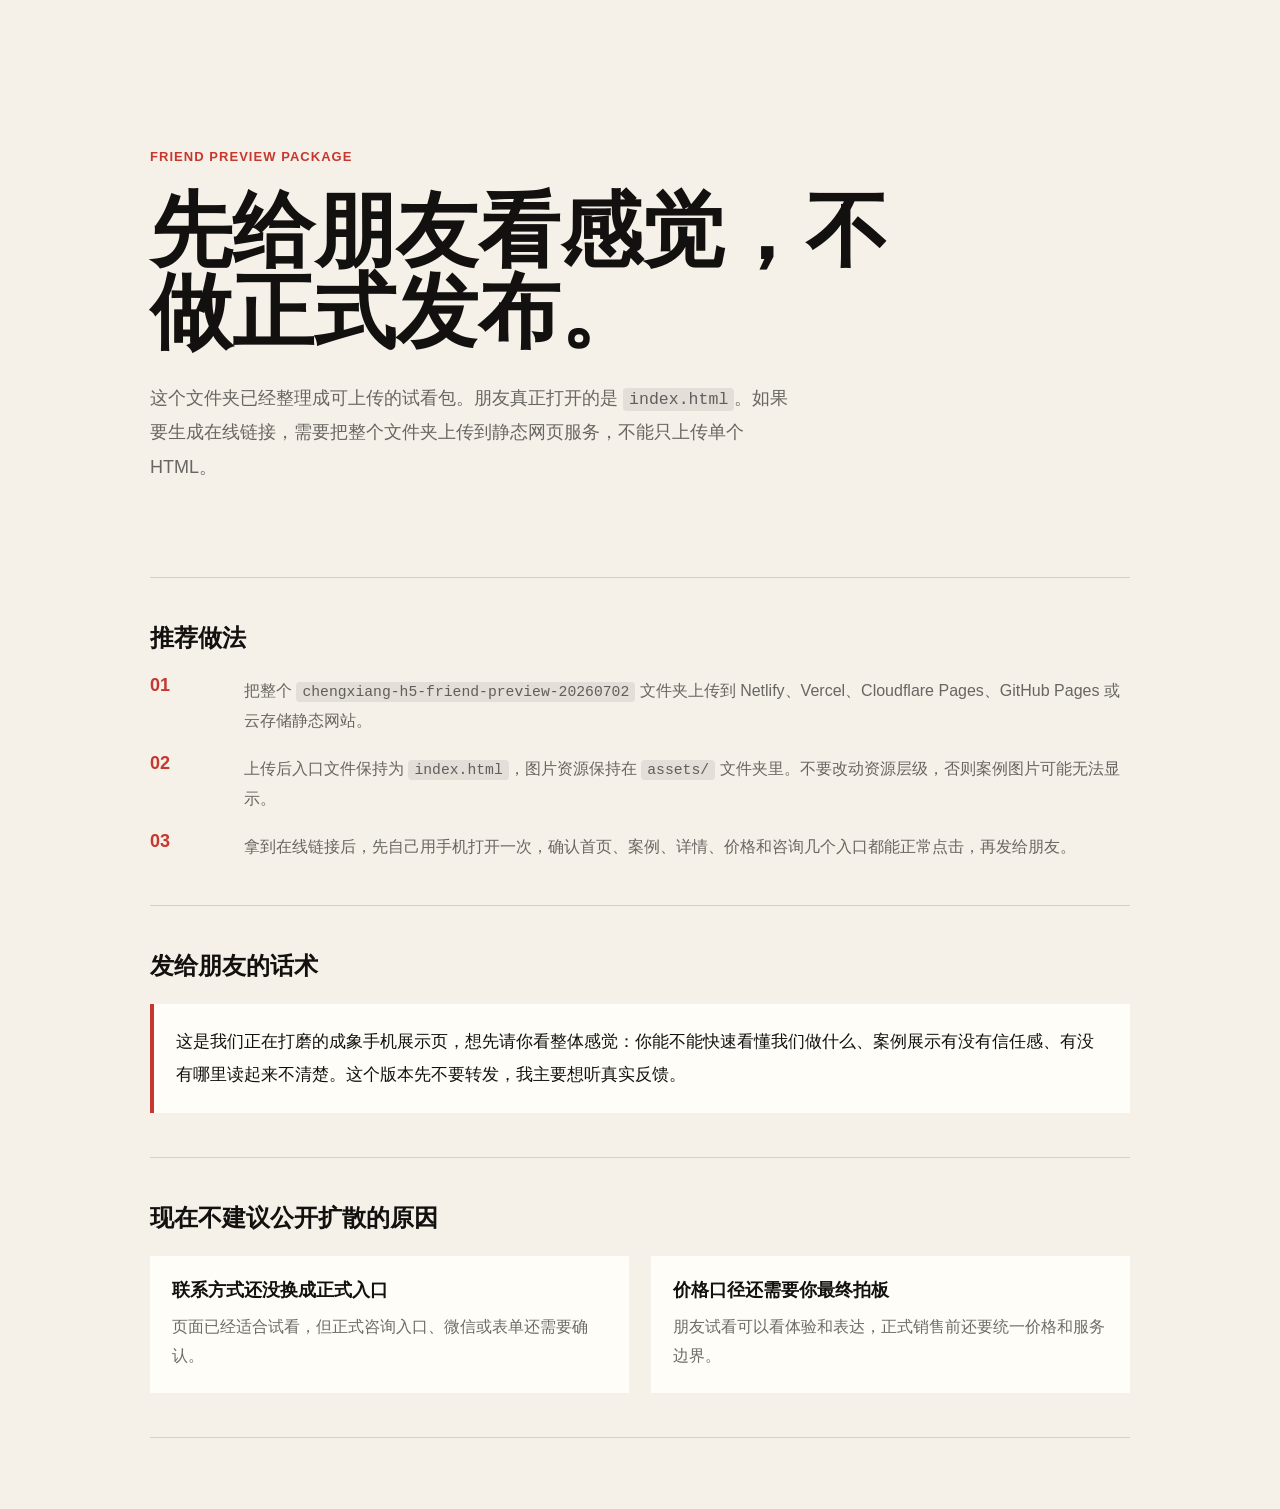
<file: share-guide.html>
<!doctype html>
<html lang="zh-CN">
<head>
  <meta charset="utf-8">
  <meta name="viewport" content="width=device-width, initial-scale=1">
  <title>成象 H5｜朋友试看分享说明</title>
  <style>
    :root {
      --ink: #12110f;
      --paper: #f5f0e8;
      --muted: rgba(18, 17, 15, .62);
      --line: rgba(18, 17, 15, .14);
      --accent: #c6382f;
      --white: #fffdf8;
      --sans: "PingFang SC", "Hiragino Sans GB", "Microsoft YaHei", Arial, sans-serif;
      --serif: "Songti SC", "STSong", SimSun, serif;
    }

    * { box-sizing: border-box; }

    body {
      margin: 0;
      color: var(--ink);
      background: var(--paper);
      font-family: var(--sans);
      letter-spacing: 0;
    }

    main {
      width: min(980px, calc(100% - 32px));
      margin: 0 auto;
      padding: 56px 0 72px;
    }

    .hero {
      min-height: 58vh;
      display: grid;
      align-content: center;
      gap: 28px;
      border-bottom: 1px solid var(--line);
    }

    .eyebrow {
      color: var(--accent);
      font-size: 13px;
      font-weight: 700;
      letter-spacing: .08em;
      text-transform: uppercase;
    }

    h1 {
      max-width: 760px;
      margin: 0;
      font-family: var(--serif);
      font-size: clamp(42px, 8vw, 82px);
      line-height: .98;
      letter-spacing: 0;
    }

    .lead {
      max-width: 640px;
      color: var(--muted);
      font-size: 18px;
      line-height: 1.9;
    }

    section {
      padding: 44px 0;
      border-bottom: 1px solid var(--line);
    }

    h2 {
      margin: 0 0 22px;
      font-size: 24px;
      letter-spacing: 0;
    }

    .steps {
      display: grid;
      gap: 18px;
    }

    .step {
      display: grid;
      grid-template-columns: 72px 1fr;
      gap: 22px;
      align-items: start;
    }

    .num {
      color: var(--accent);
      font: 700 18px/1 var(--sans);
    }

    p {
      margin: 0;
      color: var(--muted);
      font-size: 16px;
      line-height: 1.85;
    }

    .quote {
      margin-top: 18px;
      padding: 22px;
      background: var(--white);
      border-left: 4px solid var(--accent);
      font-size: 17px;
      line-height: 1.9;
    }

    code {
      padding: 2px 6px;
      border-radius: 4px;
      background: rgba(18, 17, 15, .08);
      font-family: "SFMono-Regular", Consolas, monospace;
      font-size: .92em;
    }

    .grid {
      display: grid;
      grid-template-columns: repeat(2, minmax(0, 1fr));
      gap: 22px;
    }

    .note {
      padding: 22px;
      background: var(--white);
    }

    .note strong {
      display: block;
      margin-bottom: 10px;
      font-size: 18px;
    }

    @media (max-width: 680px) {
      main { width: min(100% - 24px, 980px); padding-top: 32px; }
      .hero { min-height: 54vh; }
      .grid { grid-template-columns: 1fr; }
      .step { grid-template-columns: 44px 1fr; gap: 14px; }
    }
  </style>
</head>
<body>
  <main>
    <section class="hero">
      <div class="eyebrow">Friend Preview Package</div>
      <h1>先给朋友看感觉，不做正式发布。</h1>
      <p class="lead">这个文件夹已经整理成可上传的试看包。朋友真正打开的是 <code>index.html</code>。如果要生成在线链接，需要把整个文件夹上传到静态网页服务，不能只上传单个 HTML。</p>
    </section>

    <section>
      <h2>推荐做法</h2>
      <div class="steps">
        <div class="step">
          <div class="num">01</div>
          <p>把整个 <code>chengxiang-h5-friend-preview-20260702</code> 文件夹上传到 Netlify、Vercel、Cloudflare Pages、GitHub Pages 或云存储静态网站。</p>
        </div>
        <div class="step">
          <div class="num">02</div>
          <p>上传后入口文件保持为 <code>index.html</code>，图片资源保持在 <code>assets/</code> 文件夹里。不要改动资源层级，否则案例图片可能无法显示。</p>
        </div>
        <div class="step">
          <div class="num">03</div>
          <p>拿到在线链接后，先自己用手机打开一次，确认首页、案例、详情、价格和咨询几个入口都能正常点击，再发给朋友。</p>
        </div>
      </div>
    </section>

    <section>
      <h2>发给朋友的话术</h2>
      <div class="quote">这是我们正在打磨的成象手机展示页，想先请你看整体感觉：你能不能快速看懂我们做什么、案例展示有没有信任感、有没有哪里读起来不清楚。这个版本先不要转发，我主要想听真实反馈。</div>
    </section>

    <section>
      <h2>现在不建议公开扩散的原因</h2>
      <div class="grid">
        <div class="note">
          <strong>联系方式还没换成正式入口</strong>
          <p>页面已经适合试看，但正式咨询入口、微信或表单还需要确认。</p>
        </div>
        <div class="note">
          <strong>价格口径还需要你最终拍板</strong>
          <p>朋友试看可以看体验和表达，正式销售前还要统一价格和服务边界。</p>
        </div>
      </div>
    </section>
  </main>
</body>
</html>
</file>
